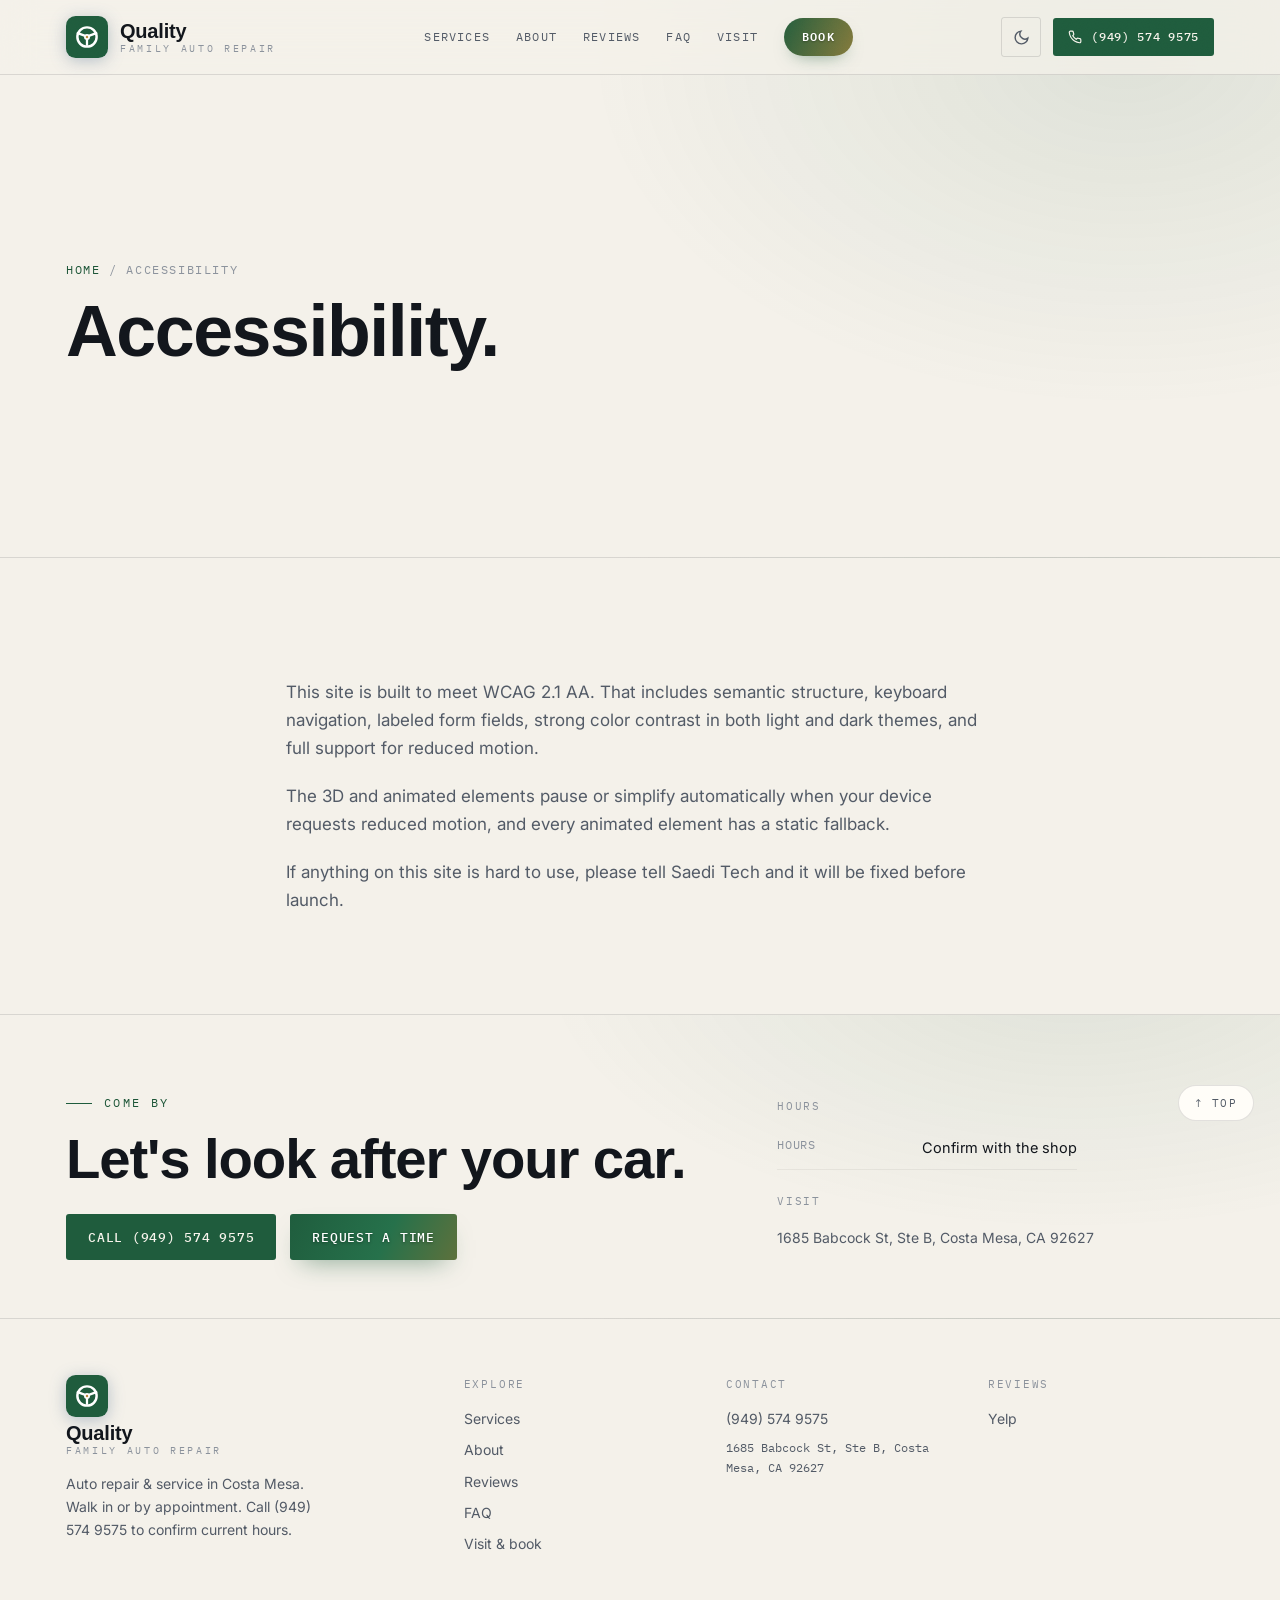
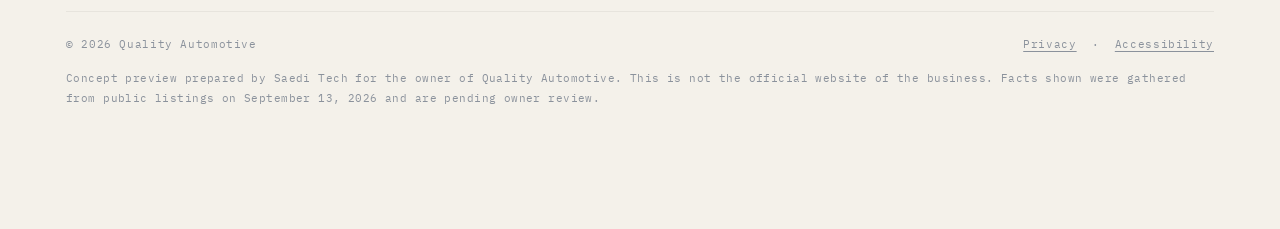
<file: accessibility.html>
<!doctype html>
<html lang="en">
<head>
<meta charset="utf-8" />
<meta name="viewport" content="width=device-width, initial-scale=1" />
<meta name="robots" content="noindex, nofollow" />
<title>Accessibility · Quality Automotive</title>
<meta name="description" content="Accessibility statement for the Quality Automotive website." />
<meta property="og:title" content="Accessibility · Quality Automotive" /><meta property="og:type" content="website" />
<link rel="icon" href="data:image/svg+xml,%3Csvg xmlns='http://www.w3.org/2000/svg' viewBox='0 0 48 48'%3E%3Crect width='48' height='48' rx='11' fill='%231f5c3d'/%3E%3Ccircle cx='24' cy='24' r='11' fill='none' stroke='%23fff' stroke-width='2.8'/%3E%3Ccircle cx='24' cy='24' r='3.4' fill='%23fff'/%3E%3Cg stroke='%23fff' stroke-width='2.6' stroke-linecap='round'%3E%3Cpath d='M24 27.4 V33'/%3E%3Cpath d='M21.1 22.4 13.4 19.6'/%3E%3Cpath d='M26.9 22.4 34.6 19.6'/%3E%3C/g%3E%3Ccircle cx='24' cy='24' r='1.4' fill='%23b98a3c'/%3E%3C/svg%3E">
<link rel="preconnect" href="https://fonts.googleapis.com"><link rel="preconnect" href="https://fonts.gstatic.com" crossorigin>
<link href="https://fonts.googleapis.com/css2?family=Bricolage+Grotesque:opsz,wght@12..96,600;12..96,700;12..96,800&family=Inter:wght@400;500;600&family=IBM+Plex+Mono:wght@400;500&display=swap" rel="stylesheet">
<link rel="stylesheet" href="assets/site.css">
<script type="importmap">{ "imports": { "three": "https://unpkg.com/three@0.160.0/build/three.module.js", "three/": "https://unpkg.com/three@0.160.0/" } }</script>

</head>
<body>
<a class="skip" href="#main">Skip to content</a>
<header class="sitehead" id="sitehead">
<nav class="top" aria-label="Main">
  <div class="wrap navin">
    <a class="logo" href="index.html" aria-label="Quality Automotive, home">
      <svg class="emblem" viewBox="0 0 48 48" aria-hidden="true"><rect width="48" height="48" rx="11" fill="var(--indigo)"/><circle cx='24' cy='24' r='11' fill='none' stroke='#fff' stroke-width='2.8'/><circle cx='24' cy='24' r='3.4' fill='#fff'/><g stroke='#fff' stroke-width='2.6' stroke-linecap='round'><path d='M24 27.4 V33'/><path d='M21.1 22.4 13.4 19.6'/><path d='M26.9 22.4 34.6 19.6'/></g><circle cx='24' cy='24' r='1.4' fill='var(--shu)'/></svg>
      <span class="wm"><span class="n">Quality</span><span class="s">Family Auto Repair</span></span>
    </a>
    <div class="navlinks"><a href="services.html">Services</a><a href="about.html">About</a><a href="reviews.html">Reviews</a><a href="faq.html">FAQ</a><a href="visit.html">Visit</a><a href="index.html#book">Book</a></div>
    <div class="navright">
      <button class="tgl" id="themeTgl" aria-label="Switch between day and night theme" aria-pressed="false"><svg id="icMoon" viewBox="0 0 24 24" fill="none" stroke="currentColor" stroke-width="2" stroke-linecap="round"><path d="M21 12.8A9 9 0 1 1 11.2 3a7 7 0 0 0 9.8 9.8z"/></svg><svg id="icSun" viewBox="0 0 24 24" fill="none" stroke="currentColor" stroke-width="2" stroke-linecap="round" style="display:none"><circle cx="12" cy="12" r="4"/><path d="M12 2v2M12 20v2M4.9 4.9l1.4 1.4M17.7 17.7l1.4 1.4M2 12h2M20 12h2M4.9 19.1l1.4-1.4M17.7 6.3l1.4-1.4"/></svg></button>
      <a class="btn btn-fill btn-sm" href="tel:+19495749575"><svg width="14" height="14" viewBox="0 0 24 24" fill="none" stroke="currentColor" stroke-width="2" stroke-linecap="round" aria-hidden="true"><path d="M22 16.9v3a2 2 0 0 1-2.2 2 19.8 19.8 0 0 1-8.6-3 19.5 19.5 0 0 1-6-6 19.8 19.8 0 0 1-3-8.7A2 2 0 0 1 4.1 2h3a2 2 0 0 1 2 1.7c.13 1 .36 1.9.7 2.8a2 2 0 0 1-.45 2.1L8.1 9.9a16 16 0 0 0 6 6l1.3-1.3a2 2 0 0 1 2.1-.45c.9.34 1.8.57 2.8.7A2 2 0 0 1 22 16.9z"/></svg><span class="lbl">(949) 574 9575</span></a>
      <button class="burger" id="burger" aria-label="Open menu"><svg viewBox="0 0 24 24" fill="none" stroke="currentColor" stroke-width="2" stroke-linecap="round"><path d="M3 6h18M3 12h18M3 18h18"/></svg></button>
    </div>
  </div>
</nav>
</header>
<div class="mmenu" id="mmenu" aria-label="Menu">
  <button class="mclose" id="mclose" aria-label="Close menu">✕</button>
  <a href="services.html">Services</a><a href="about.html">About</a><a href="reviews.html">Reviews</a><a href="faq.html">FAQ</a><a href="visit.html">Visit</a><a href="visit.html">Get directions</a>
</div>
<header class="page-hero"><div class="wrap">
    <p class="crumb"><a href="index.html">Home</a> / Accessibility</p>
    <h1 class="ph">Accessibility.</h1>
    <p class="pl"></p>
  </div></header><main id="main"><section><div class="wrap narrow prose">
  <p class="up">This site is built to meet WCAG 2.1 AA. That includes semantic structure, keyboard navigation, labeled form fields, strong color contrast in both light and dark themes, and full support for reduced motion.</p>
  <p class="up">The 3D and animated elements pause or simplify automatically when your device requests reduced motion, and every animated element has a static fallback.</p>
  <p class="up">If anything on this site is hard to use, please tell Saedi Tech and it will be fixed before launch.</p>
</div></section></main><footer>
  <button class="backtop" id="backtop" aria-label="Back to top">↑ Top</button>
  <div class="foot-hero"><div class="wrap"><div class="foot-top">
    <div class="foot-cta"><p class="kick">Come by</p><h2>Let's look after your car.</h2><div class="cta"><a class="btn btn-fill" href="tel:+19495749575">Call (949) 574 9575</a><a class="btn btn-book" href="index.html#book">Request a time</a></div></div>
    <div class="foot-hours"><p class="ft">Hours</p><div class="hrow"><span>Hours</span><span>Confirm with the shop</span></div><p class="ft" style="margin-top:22px">Visit</p><p class="addr">1685 Babcock St, Ste B, Costa Mesa, CA 92627</p></div>
  </div></div></div>
  <div class="wrap foot-main">
    <div class="fgrid">
      <div class="fbrand">
        <a class="logo" href="index.html" aria-label="Quality Automotive, home"><svg class="emblem" viewBox="0 0 48 48" aria-hidden="true"><rect width="48" height="48" rx="11" fill="var(--indigo)"/><circle cx='24' cy='24' r='11' fill='none' stroke='#fff' stroke-width='2.8'/><circle cx='24' cy='24' r='3.4' fill='#fff'/><g stroke='#fff' stroke-width='2.6' stroke-linecap='round'><path d='M24 27.4 V33'/><path d='M21.1 22.4 13.4 19.6'/><path d='M26.9 22.4 34.6 19.6'/></g><circle cx='24' cy='24' r='1.4' fill='var(--shu)'/></svg><span class="wm"><span class="n">Quality</span><span class="s">Family Auto Repair</span></span></a>
        <p>Auto repair &amp; service in Costa Mesa. Walk in or by appointment. Call (949) 574 9575 to confirm current hours.</p>
      </div>
      <div class="fcol"><p class="ft">Explore</p><a href="services.html">Services</a><a href="about.html">About</a><a href="reviews.html">Reviews</a><a href="faq.html">FAQ</a><a href="visit.html">Visit &amp; book</a></div>
      <div class="fcol"><p class="ft">Contact</p><a href="tel:+19495749575">(949) 574 9575</a><p class="mono" style="font-size:12px">1685 Babcock St, Ste B, Costa Mesa, CA 92627</p></div>
      <div class="fcol"><p class="ft">Reviews</p><a href="https://www.yelp.com/biz/quality-automotive-costa-mesa" target="_blank" rel="noopener">Yelp</a></div>
    </div>
    <div class="legal"><span>© 2026 Quality Automotive</span><span><a href="privacy.html">Privacy</a> &nbsp;·&nbsp; <a href="accessibility.html">Accessibility</a></span></div>
    <p class="preview-note">Concept preview prepared by Saedi Tech for the owner of Quality Automotive. This is not the official website of the business. Facts shown were gathered from public listings on September 13, 2026 and are pending owner review.</p>
  </div>
</footer>
<div class="callbar" role="navigation" aria-label="Quick actions">
  <a class="c1" href="tel:+19495749575"><svg width="14" height="14" viewBox="0 0 24 24" fill="none" stroke="currentColor" stroke-width="2" stroke-linecap="round" aria-hidden="true"><path d="M22 16.9v3a2 2 0 0 1-2.2 2 19.8 19.8 0 0 1-8.6-3 19.5 19.5 0 0 1-6-6 19.8 19.8 0 0 1-3-8.7A2 2 0 0 1 4.1 2h3a2 2 0 0 1 2 1.7c.13 1 .36 1.9.7 2.8a2 2 0 0 1-.45 2.1L8.1 9.9a16 16 0 0 0 6 6l1.3-1.3a2 2 0 0 1 2.1-.45c.9.34 1.8.57 2.8.7A2 2 0 0 1 22 16.9z"/></svg>Call the shop</a>
  <a class="c2" href="visit.html">Request a time</a>
</div>
<script src="assets/app.js" defer></script>
</body>
</html>
</file>
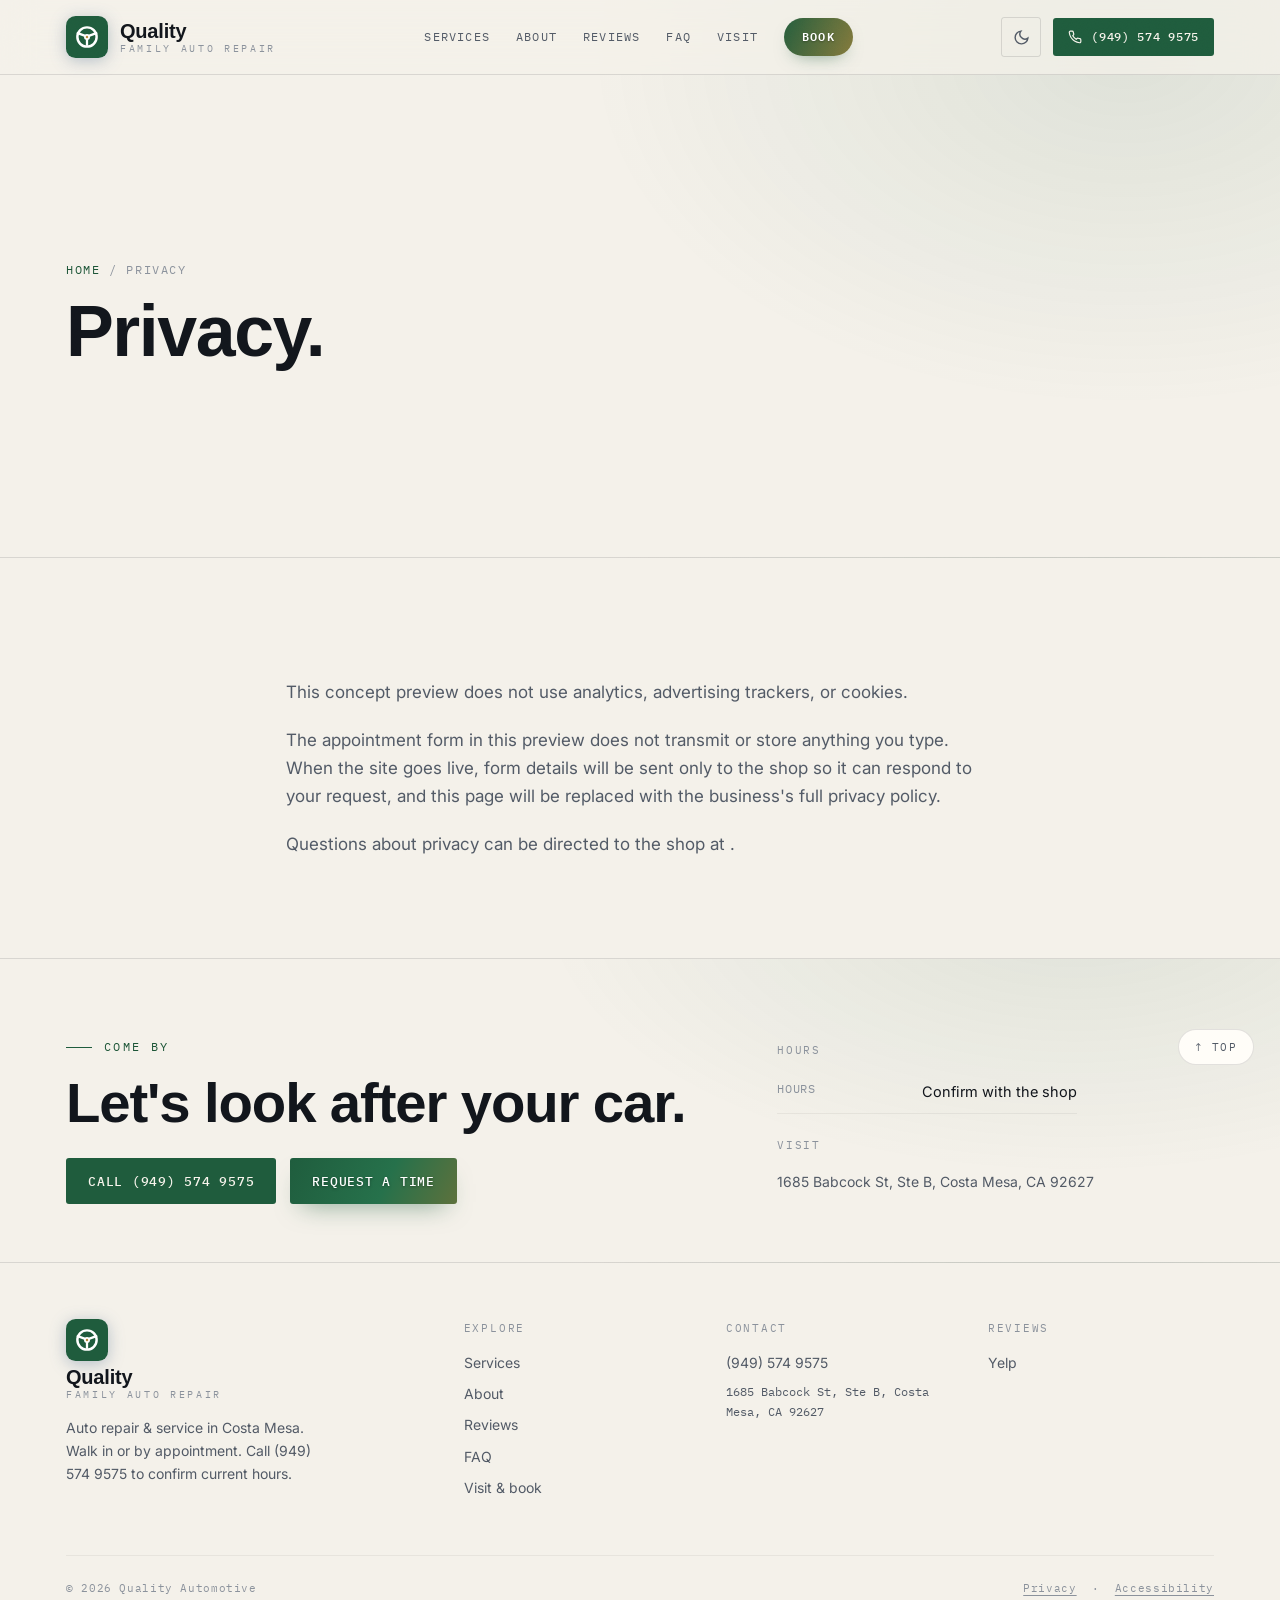
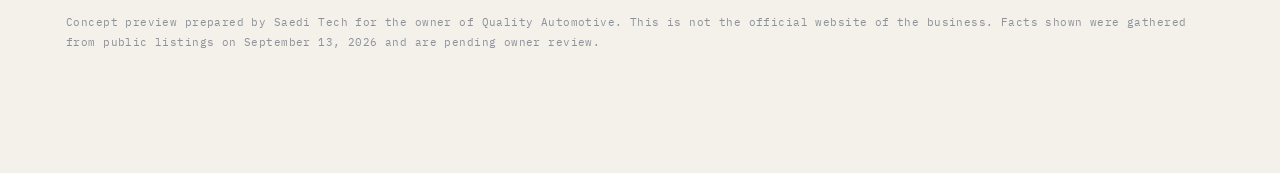
<file: privacy.html>
<!doctype html>
<html lang="en">
<head>
<meta charset="utf-8" />
<meta name="viewport" content="width=device-width, initial-scale=1" />
<meta name="robots" content="noindex, nofollow" />
<title>Privacy · Quality Automotive</title>
<meta name="description" content="Privacy information for the Quality Automotive website." />
<meta property="og:title" content="Privacy · Quality Automotive" /><meta property="og:type" content="website" />
<link rel="icon" href="data:image/svg+xml,%3Csvg xmlns='http://www.w3.org/2000/svg' viewBox='0 0 48 48'%3E%3Crect width='48' height='48' rx='11' fill='%231f5c3d'/%3E%3Ccircle cx='24' cy='24' r='11' fill='none' stroke='%23fff' stroke-width='2.8'/%3E%3Ccircle cx='24' cy='24' r='3.4' fill='%23fff'/%3E%3Cg stroke='%23fff' stroke-width='2.6' stroke-linecap='round'%3E%3Cpath d='M24 27.4 V33'/%3E%3Cpath d='M21.1 22.4 13.4 19.6'/%3E%3Cpath d='M26.9 22.4 34.6 19.6'/%3E%3C/g%3E%3Ccircle cx='24' cy='24' r='1.4' fill='%23b98a3c'/%3E%3C/svg%3E">
<link rel="preconnect" href="https://fonts.googleapis.com"><link rel="preconnect" href="https://fonts.gstatic.com" crossorigin>
<link href="https://fonts.googleapis.com/css2?family=Bricolage+Grotesque:opsz,wght@12..96,600;12..96,700;12..96,800&family=Inter:wght@400;500;600&family=IBM+Plex+Mono:wght@400;500&display=swap" rel="stylesheet">
<link rel="stylesheet" href="assets/site.css">
<script type="importmap">{ "imports": { "three": "https://unpkg.com/three@0.160.0/build/three.module.js", "three/": "https://unpkg.com/three@0.160.0/" } }</script>

</head>
<body>
<a class="skip" href="#main">Skip to content</a>
<header class="sitehead" id="sitehead">
<nav class="top" aria-label="Main">
  <div class="wrap navin">
    <a class="logo" href="index.html" aria-label="Quality Automotive, home">
      <svg class="emblem" viewBox="0 0 48 48" aria-hidden="true"><rect width="48" height="48" rx="11" fill="var(--indigo)"/><circle cx='24' cy='24' r='11' fill='none' stroke='#fff' stroke-width='2.8'/><circle cx='24' cy='24' r='3.4' fill='#fff'/><g stroke='#fff' stroke-width='2.6' stroke-linecap='round'><path d='M24 27.4 V33'/><path d='M21.1 22.4 13.4 19.6'/><path d='M26.9 22.4 34.6 19.6'/></g><circle cx='24' cy='24' r='1.4' fill='var(--shu)'/></svg>
      <span class="wm"><span class="n">Quality</span><span class="s">Family Auto Repair</span></span>
    </a>
    <div class="navlinks"><a href="services.html">Services</a><a href="about.html">About</a><a href="reviews.html">Reviews</a><a href="faq.html">FAQ</a><a href="visit.html">Visit</a><a href="index.html#book">Book</a></div>
    <div class="navright">
      <button class="tgl" id="themeTgl" aria-label="Switch between day and night theme" aria-pressed="false"><svg id="icMoon" viewBox="0 0 24 24" fill="none" stroke="currentColor" stroke-width="2" stroke-linecap="round"><path d="M21 12.8A9 9 0 1 1 11.2 3a7 7 0 0 0 9.8 9.8z"/></svg><svg id="icSun" viewBox="0 0 24 24" fill="none" stroke="currentColor" stroke-width="2" stroke-linecap="round" style="display:none"><circle cx="12" cy="12" r="4"/><path d="M12 2v2M12 20v2M4.9 4.9l1.4 1.4M17.7 17.7l1.4 1.4M2 12h2M20 12h2M4.9 19.1l1.4-1.4M17.7 6.3l1.4-1.4"/></svg></button>
      <a class="btn btn-fill btn-sm" href="tel:+19495749575"><svg width="14" height="14" viewBox="0 0 24 24" fill="none" stroke="currentColor" stroke-width="2" stroke-linecap="round" aria-hidden="true"><path d="M22 16.9v3a2 2 0 0 1-2.2 2 19.8 19.8 0 0 1-8.6-3 19.5 19.5 0 0 1-6-6 19.8 19.8 0 0 1-3-8.7A2 2 0 0 1 4.1 2h3a2 2 0 0 1 2 1.7c.13 1 .36 1.9.7 2.8a2 2 0 0 1-.45 2.1L8.1 9.9a16 16 0 0 0 6 6l1.3-1.3a2 2 0 0 1 2.1-.45c.9.34 1.8.57 2.8.7A2 2 0 0 1 22 16.9z"/></svg><span class="lbl">(949) 574 9575</span></a>
      <button class="burger" id="burger" aria-label="Open menu"><svg viewBox="0 0 24 24" fill="none" stroke="currentColor" stroke-width="2" stroke-linecap="round"><path d="M3 6h18M3 12h18M3 18h18"/></svg></button>
    </div>
  </div>
</nav>
</header>
<div class="mmenu" id="mmenu" aria-label="Menu">
  <button class="mclose" id="mclose" aria-label="Close menu">✕</button>
  <a href="services.html">Services</a><a href="about.html">About</a><a href="reviews.html">Reviews</a><a href="faq.html">FAQ</a><a href="visit.html">Visit</a><a href="visit.html">Get directions</a>
</div>
<header class="page-hero"><div class="wrap">
    <p class="crumb"><a href="index.html">Home</a> / Privacy</p>
    <h1 class="ph">Privacy.</h1>
    <p class="pl"></p>
  </div></header><main id="main"><section><div class="wrap narrow prose">
  <p class="up">This concept preview does not use analytics, advertising trackers, or cookies.</p>
  <p class="up">The appointment form in this preview does not transmit or store anything you type. When the site goes live, form details will be sent only to the shop so it can respond to your request, and this page will be replaced with the business's full privacy policy.</p>
  <p class="up">Questions about privacy can be directed to the shop at <a href="mailto:" style="color:var(--indigo-tx)"></a>.</p>
</div></section></main><footer>
  <button class="backtop" id="backtop" aria-label="Back to top">↑ Top</button>
  <div class="foot-hero"><div class="wrap"><div class="foot-top">
    <div class="foot-cta"><p class="kick">Come by</p><h2>Let's look after your car.</h2><div class="cta"><a class="btn btn-fill" href="tel:+19495749575">Call (949) 574 9575</a><a class="btn btn-book" href="index.html#book">Request a time</a></div></div>
    <div class="foot-hours"><p class="ft">Hours</p><div class="hrow"><span>Hours</span><span>Confirm with the shop</span></div><p class="ft" style="margin-top:22px">Visit</p><p class="addr">1685 Babcock St, Ste B, Costa Mesa, CA 92627</p></div>
  </div></div></div>
  <div class="wrap foot-main">
    <div class="fgrid">
      <div class="fbrand">
        <a class="logo" href="index.html" aria-label="Quality Automotive, home"><svg class="emblem" viewBox="0 0 48 48" aria-hidden="true"><rect width="48" height="48" rx="11" fill="var(--indigo)"/><circle cx='24' cy='24' r='11' fill='none' stroke='#fff' stroke-width='2.8'/><circle cx='24' cy='24' r='3.4' fill='#fff'/><g stroke='#fff' stroke-width='2.6' stroke-linecap='round'><path d='M24 27.4 V33'/><path d='M21.1 22.4 13.4 19.6'/><path d='M26.9 22.4 34.6 19.6'/></g><circle cx='24' cy='24' r='1.4' fill='var(--shu)'/></svg><span class="wm"><span class="n">Quality</span><span class="s">Family Auto Repair</span></span></a>
        <p>Auto repair &amp; service in Costa Mesa. Walk in or by appointment. Call (949) 574 9575 to confirm current hours.</p>
      </div>
      <div class="fcol"><p class="ft">Explore</p><a href="services.html">Services</a><a href="about.html">About</a><a href="reviews.html">Reviews</a><a href="faq.html">FAQ</a><a href="visit.html">Visit &amp; book</a></div>
      <div class="fcol"><p class="ft">Contact</p><a href="tel:+19495749575">(949) 574 9575</a><p class="mono" style="font-size:12px">1685 Babcock St, Ste B, Costa Mesa, CA 92627</p></div>
      <div class="fcol"><p class="ft">Reviews</p><a href="https://www.yelp.com/biz/quality-automotive-costa-mesa" target="_blank" rel="noopener">Yelp</a></div>
    </div>
    <div class="legal"><span>© 2026 Quality Automotive</span><span><a href="privacy.html">Privacy</a> &nbsp;·&nbsp; <a href="accessibility.html">Accessibility</a></span></div>
    <p class="preview-note">Concept preview prepared by Saedi Tech for the owner of Quality Automotive. This is not the official website of the business. Facts shown were gathered from public listings on September 13, 2026 and are pending owner review.</p>
  </div>
</footer>
<div class="callbar" role="navigation" aria-label="Quick actions">
  <a class="c1" href="tel:+19495749575"><svg width="14" height="14" viewBox="0 0 24 24" fill="none" stroke="currentColor" stroke-width="2" stroke-linecap="round" aria-hidden="true"><path d="M22 16.9v3a2 2 0 0 1-2.2 2 19.8 19.8 0 0 1-8.6-3 19.5 19.5 0 0 1-6-6 19.8 19.8 0 0 1-3-8.7A2 2 0 0 1 4.1 2h3a2 2 0 0 1 2 1.7c.13 1 .36 1.9.7 2.8a2 2 0 0 1-.45 2.1L8.1 9.9a16 16 0 0 0 6 6l1.3-1.3a2 2 0 0 1 2.1-.45c.9.34 1.8.57 2.8.7A2 2 0 0 1 22 16.9z"/></svg>Call the shop</a>
  <a class="c2" href="visit.html">Request a time</a>
</div>
<script src="assets/app.js" defer></script>
</body>
</html>
</file>
<file: assets/site.css>
/* Hiro's Auto Repair — shared design system (Saedi Tech concept preview) */
:root{
  --bg:#f4f1ea; --bg2:#ebe6db; --card:#fffdf8; --card2:#f7f3ea;
  --line:rgba(18,22,28,.12); --line2:rgba(18,22,28,.06);
  --text:#12161c; --muted:#525a66; --faint:#8b929c;
  --indigo:#1f5c3d; --indigo-2:#26714b; --indigo-tx:#1c5537; --indigo-soft:rgba(31,92,61,.1);
  --shu:#b98a3c; --shu-tx:#9a712c; --gold:#b98a3c;
  --nav-bg:rgba(244,241,234,.72); --chip-bg:rgba(255,255,255,.6); --btn-tx:#f7f4ec;
  --hero-a:rgba(31,92,61,.14); --hero-b:rgba(185,138,60,.09); --grain:.035;
  --map-filter:saturate(.9) contrast(1.02); --ease:cubic-bezier(.16,1,.3,1);
}
:root[data-theme="night"]{
  --bg:#080b10; --bg2:#0c1016; --card:#10151d; --card2:#0d1219;
  --line:rgba(237,240,244,.1); --line2:rgba(237,240,244,.05);
  --text:#eef1f5; --muted:#a6adb8; --faint:#69707c;
  --indigo:#54b485; --indigo-2:#6fc79b; --indigo-tx:#8fd6b3; --indigo-soft:rgba(84,180,133,.12);
  --shu:#d1a862; --shu-tx:#dcb87a; --gold:#d1a862;
  --nav-bg:rgba(8,11,16,.66); --chip-bg:rgba(16,21,29,.5); --btn-tx:#080b10;
  --hero-a:rgba(84,180,133,.26); --hero-b:rgba(209,168,98,.12); --grain:.06;
  --map-filter:grayscale(1) invert(.92) contrast(.9) hue-rotate(180deg);
}
*{margin:0;padding:0;box-sizing:border-box}
html{scroll-behavior:smooth}
@media (prefers-reduced-motion:reduce){html{scroll-behavior:auto}}
body{background:var(--bg);color:var(--text);font-family:'Inter',system-ui,sans-serif;font-size:16px;line-height:1.65;-webkit-font-smoothing:antialiased;transition:background .5s,color .5s;overflow-x:hidden}
::selection{background:var(--indigo);color:var(--btn-tx)}
img,svg{max-width:100%}a{color:inherit}
.jp{font-family:'Noto Sans JP','Inter',sans-serif}
.mono{font-family:'IBM Plex Mono',monospace}
.wrap{max-width:1200px;margin:0 auto;padding:0 26px}
.narrow{max-width:900px}
.skip{position:absolute;left:-9999px;top:0;background:var(--indigo);color:var(--btn-tx);padding:10px 18px;z-index:200;font-weight:600}
.skip:focus{left:12px;top:12px}
:focus-visible{outline:2px solid var(--indigo);outline-offset:3px;border-radius:2px}
body::after{content:"";position:fixed;inset:0;z-index:300;pointer-events:none;opacity:var(--grain);mix-blend-mode:overlay;background-image:url("data:image/svg+xml,%3Csvg xmlns='http://www.w3.org/2000/svg' width='120' height='120'%3E%3Cfilter id='n'%3E%3CfeTurbulence type='fractalNoise' baseFrequency='.85' numOctaves='2'/%3E%3C/filter%3E%3Crect width='100%25' height='100%25' filter='url(%23n)'/%3E%3C/svg%3E")}

/* logo */
.logo{display:flex;align-items:center;gap:12px;text-decoration:none}
.logo .emblem{width:42px;height:42px;flex:none;filter:drop-shadow(0 3px 8px rgba(23,63,115,.28))}
.logo .wm{display:flex;flex-direction:column;line-height:1}
.logo .wm .n{font-family:'Manrope',sans-serif;font-weight:800;font-size:20px;letter-spacing:-.01em;color:var(--text)}
.logo .wm .s{font-family:'IBM Plex Mono',monospace;font-size:9.5px;letter-spacing:.28em;text-transform:uppercase;color:var(--faint);margin-top:3px}
.logo .wm .s b{color:var(--shu-tx);font-weight:500}

/* header (top bar + nav) */
.sitehead{position:fixed;top:0;left:0;right:0;z-index:100}
.topbar{background:var(--indigo);color:#eaf0f8;height:40px;overflow:hidden;transition:height .35s var(--ease),opacity .3s}
.topbar .tbin{display:flex;align-items:center;justify-content:space-between;height:40px;font-family:'IBM Plex Mono',monospace;font-size:11px;letter-spacing:.11em;text-transform:uppercase}
.topbar .tb-l{color:rgba(234,240,248,.85)}.topbar .tb-l b{color:#ec8a72;font-weight:500}
.topbar .tb-r{display:flex;align-items:center;gap:16px;color:rgba(234,240,248,.85)}
.topbar .tb-r a{color:#fff;text-decoration:none}.topbar .tb-r a:hover{color:#ec8a72}
.topbar .dot2{width:5px;height:5px;border-radius:50%;background:rgba(255,255,255,.4)}
nav.top{position:relative;background:var(--nav-bg);backdrop-filter:blur(18px) saturate(1.4);-webkit-backdrop-filter:blur(18px) saturate(1.4);border-bottom:1px solid var(--line);transition:box-shadow .35s,background .35s}
.sitehead.scrolled .topbar{height:0;opacity:0}
.sitehead.scrolled nav.top{box-shadow:0 12px 34px -18px rgba(8,11,16,.5)}
.navin{display:flex;align-items:center;justify-content:space-between;height:74px;gap:18px}
@media (max-width:768px){.topbar{display:none}}
.navlinks{display:flex;gap:26px;align-items:center}
.navlinks a{font-family:'IBM Plex Mono',monospace;font-size:12px;letter-spacing:.1em;text-transform:uppercase;text-decoration:none;color:var(--muted);transition:color .25s;position:relative}
.navlinks a[aria-current="page"]{color:var(--text)}
.navlinks a::after{content:"";position:absolute;left:0;bottom:-6px;width:0;height:1.5px;background:var(--shu);transition:width .3s var(--ease)}
.navlinks a:hover::after,.navlinks a[aria-current="page"]::after{width:100%}
.navlinks a:hover{color:var(--text)}
.navright{display:flex;align-items:center;gap:12px}
.btn{display:inline-flex;align-items:center;justify-content:center;gap:9px;font-family:'IBM Plex Mono',monospace;font-size:12.5px;letter-spacing:.06em;text-transform:uppercase;font-weight:500;padding:13px 22px;border-radius:3px;text-decoration:none;border:none;cursor:pointer;transition:transform .35s var(--ease),box-shadow .35s,background .35s,color .35s}
.btn-fill{background:var(--indigo);color:var(--btn-tx)}
.btn-fill:hover{transform:translateY(-2px);box-shadow:0 14px 38px -12px var(--indigo)}
.btn-line{background:transparent;color:var(--text);border:1px solid var(--line)}
.btn-line:hover{border-color:var(--indigo);color:var(--indigo-tx)}
.btn-sm{padding:10px 15px;font-size:11.5px}
.tgl,.burger{width:40px;height:40px;border-radius:3px;border:1px solid var(--line);background:transparent;color:var(--muted);display:grid;place-items:center;cursor:pointer;transition:color .3s,border-color .3s}
.tgl:hover,.burger:hover{color:var(--indigo-tx);border-color:var(--indigo)}
.tgl svg{width:17px;height:17px}.burger{display:none}.burger svg{width:20px;height:20px}
@media (max-width:940px){.navlinks{display:none}.burger{display:grid}}
@media (max-width:560px){.logo .wm .s{display:none}.navright .btn span.lbl{display:none}}
/* mobile menu */
.mmenu{position:fixed;inset:0;z-index:150;background:var(--bg);transform:translateY(-100%);visibility:hidden;opacity:0;transition:transform .45s var(--ease),opacity .35s,visibility .35s;display:flex;flex-direction:column;padding:96px 26px 40px;overflow-y:auto}
.mmenu.open{transform:none;visibility:visible;opacity:1}
.mmenu a{font-family:'Manrope',sans-serif;font-weight:700;font-size:30px;text-decoration:none;color:var(--text);padding:16px 0;border-bottom:1px solid var(--line)}
.mmenu a:hover{color:var(--indigo-tx)}
.mclose{position:absolute;top:22px;right:22px;width:40px;height:40px;border:1px solid var(--line);border-radius:3px;background:transparent;color:var(--text);cursor:pointer;font-size:20px}

/* generic hero for home */
header.hero{position:relative;min-height:100svh;overflow:hidden}
.sticky{position:relative;min-height:100svh;overflow:hidden;display:flex;align-items:center;padding:90px 0 44px}
/* scroll-driven exploded 3D hero */
header.hero.scroll3d{height:340vh;min-height:0;overflow:visible}
header.hero.scroll3d .sticky{position:sticky;top:0;height:100svh;min-height:0;padding:0}
.callouts{position:absolute;z-index:2;top:50%;left:26px;transform:translateY(-50%);max-width:360px;opacity:0;pointer-events:none;will-change:opacity}
.callouts h3{font-family:'Manrope',sans-serif;font-weight:800;font-size:clamp(26px,3.2vw,40px);letter-spacing:-.02em;line-height:1.02;margin-bottom:18px}
.callout{display:flex;gap:14px;align-items:flex-start;padding:12px 0;border-top:1px solid var(--line)}
.callout .cn{font-family:'IBM Plex Mono',monospace;font-size:11px;color:var(--shu-tx);letter-spacing:.1em;padding-top:3px;min-width:24px}
.callout .cx b{font-family:'Manrope',sans-serif;font-weight:700;font-size:16px;display:block;margin-bottom:2px}
.callout .cx span{font-size:13px;color:var(--muted)}
.hprog{position:absolute;left:0;right:0;bottom:0;height:2px;background:var(--line2);z-index:5}
.hprog i{display:block;height:100%;width:0;background:linear-gradient(90deg,var(--indigo),var(--shu))}
@media (max-width:940px){header.hero.scroll3d{height:280vh}header.hero.scroll3d .sticky{align-items:flex-start}.hero-copy{padding-top:100px}.callouts{left:26px;right:26px;max-width:none;top:40%}}
@media (prefers-reduced-motion:reduce){header.hero.scroll3d{height:auto;min-height:100svh}header.hero.scroll3d .sticky{position:relative}.callouts{display:none}.hprog{display:none}}
.hero-bg{position:absolute;inset:0;z-index:0;background:radial-gradient(60% 55% at 74% 38%,var(--hero-a),transparent 70%),radial-gradient(50% 45% at 12% 92%,var(--hero-b),transparent 70%),var(--bg)}
#gl{position:absolute;inset:0;z-index:1;width:100%;height:100%;display:block;touch-action:pan-y;cursor:grab}#gl:active{cursor:grabbing}
.hero-fb{position:absolute;z-index:1;right:6%;top:50%;transform:translateY(-50%);width:min(42vw,460px);aspect-ratio:1;border-radius:50%;background:radial-gradient(circle at 40% 35%,#2b3a52,#0c1119 70%);box-shadow:0 40px 120px -30px rgba(23,63,115,.6);display:none}
.herogrid{position:relative;z-index:2;width:100%}
.hero-copy{max-width:600px}
.tag{display:inline-flex;align-items:center;gap:12px;font-family:'IBM Plex Mono',monospace;font-size:11.5px;letter-spacing:.22em;text-transform:uppercase;color:var(--indigo-tx);margin-bottom:26px;padding:8px 14px;border:1px solid var(--line);border-radius:40px;background:var(--chip-bg);backdrop-filter:blur(6px)}
.tag .dot{width:7px;height:7px;border-radius:50%;background:var(--shu);box-shadow:0 0 0 4px rgba(201,75,46,.18)}
h1{font-family:'Manrope',sans-serif;font-weight:800;font-size:clamp(46px,7vw,92px);line-height:.98;letter-spacing:-.025em;color:var(--text)}
h1 .in{background:linear-gradient(120deg,var(--indigo-2),var(--shu));-webkit-background-clip:text;background-clip:text;color:transparent}
.hero p.lede{font-size:clamp(16px,1.5vw,19px);color:var(--muted);max-width:500px;margin:26px 0 34px}
.cta{display:flex;gap:14px;flex-wrap:wrap}
.chips{display:flex;gap:8px;flex-wrap:wrap;margin-top:34px}
.chip{font-family:'IBM Plex Mono',monospace;font-size:11px;letter-spacing:.06em;text-transform:uppercase;color:var(--muted);border:1px solid var(--line);background:var(--chip-bg);border-radius:40px;padding:8px 14px;backdrop-filter:blur(6px)}
.badge3d{position:absolute;right:6%;bottom:12%;z-index:3;background:var(--card);border:1px solid var(--line);border-radius:6px;padding:14px 18px;box-shadow:0 20px 50px -24px rgba(18,22,28,.4);display:flex;align-items:center;gap:14px}
.badge3d .rt{font-family:'Manrope',sans-serif;font-weight:800;font-size:26px;line-height:1}
.badge3d .rl{font-family:'IBM Plex Mono',monospace;font-size:10px;letter-spacing:.12em;text-transform:uppercase;color:var(--faint)}
.badge3d .star{color:var(--shu)}
.grab{position:absolute;z-index:4;right:6%;top:15%;display:flex;align-items:center;gap:8px;font-family:'IBM Plex Mono',monospace;font-size:10px;letter-spacing:.18em;text-transform:uppercase;color:var(--faint)}
.cue{position:absolute;bottom:34px;left:50%;transform:translateX(-50%);z-index:4;display:flex;flex-direction:column;align-items:center;gap:8px;color:var(--faint);font-family:'IBM Plex Mono',monospace;font-size:10px;letter-spacing:.22em;text-transform:uppercase}
.cue .bar{width:1px;height:34px;background:linear-gradient(var(--faint),transparent);animation:drop 2.4s var(--ease) infinite}
@keyframes drop{0%{transform:scaleY(0);transform-origin:top}45%{transform:scaleY(1);transform-origin:top}55%{transform:scaleY(1);transform-origin:bottom}100%{transform:scaleY(0);transform-origin:bottom}}
@media (prefers-reduced-motion:reduce){.cue .bar{animation:none}.grab{display:none}}
@media (max-width:940px){.hero-copy{max-width:none}.badge3d{right:auto;left:26px;bottom:8%}.grab{top:9%;right:26px}}

/* subpage banner */
.page-hero{position:relative;padding:150px 0 60px;min-height:62vh;display:flex;align-items:center;border-bottom:1px solid var(--line);background:radial-gradient(60% 90% at 88% 10%,var(--indigo-soft),transparent 70%),var(--bg);overflow:hidden}
.page-hero .wrap{position:relative;z-index:2;width:100%}
.subcanvas{position:absolute;right:-4%;top:0;bottom:0;width:52%;z-index:1;display:block;touch-action:pan-y;cursor:grab}
.subcanvas:active{cursor:grabbing}
.subgrab{position:absolute;right:6%;bottom:26px;z-index:3;display:flex;align-items:center;gap:8px;font-family:'IBM Plex Mono',monospace;font-size:10px;letter-spacing:.18em;text-transform:uppercase;color:var(--faint)}
.crumb{font-family:'IBM Plex Mono',monospace;font-size:11.5px;letter-spacing:.14em;text-transform:uppercase;color:var(--faint);margin-bottom:16px}
.crumb a{color:var(--indigo-tx);text-decoration:none}
.page-hero h1.ph{font-family:'Manrope',sans-serif;font-weight:800;font-size:clamp(38px,5.6vw,72px);line-height:1;letter-spacing:-.02em;max-width:620px}
.page-hero p.pl{color:var(--muted);max-width:540px;margin-top:18px;font-size:17px}
@media (max-width:820px){.subcanvas{opacity:.42;width:74%;right:-10%}.page-hero{min-height:auto}}

/* marquee */
.marquee{overflow:hidden;border-top:1px solid var(--line);border-bottom:1px solid var(--line);background:var(--indigo);padding:16px 0}
.mrow{display:flex;gap:44px;white-space:nowrap;width:max-content;animation:slide 32s linear infinite;font-family:'Manrope',sans-serif;font-weight:700;font-size:19px;letter-spacing:.02em;color:rgba(247,244,236,.9);align-items:center}
.mrow span{display:inline-flex;align-items:center;gap:44px}
.mrow .d{width:7px;height:7px;border-radius:50%;background:var(--shu)}
@keyframes slide{to{transform:translateX(-50%)}}
@media (prefers-reduced-motion:reduce){.mrow{animation:none}}

/* strip */
.strip{border-bottom:1px solid var(--line);background:var(--bg2)}
.stripin{display:grid;grid-template-columns:repeat(4,1fr)}
.stat{padding:28px 24px;border-left:1px solid var(--line)}.stat:first-child{border-left:none}.stat a{text-decoration:none}
.stat .v{font-family:'Manrope',sans-serif;font-weight:800;font-size:27px;letter-spacing:-.01em}
.stat .v .star{color:var(--shu)}
.stat .l{font-family:'IBM Plex Mono',monospace;font-size:10.5px;letter-spacing:.14em;text-transform:uppercase;color:var(--faint);margin-top:6px}
.stat a:hover .v{color:var(--indigo-tx)}
@media (max-width:820px){.stripin{grid-template-columns:1fr 1fr}.stat:nth-child(3){border-left:none}.stat{padding:22px 20px}.stat .v{font-size:22px}}

section{padding:100px 0;scroll-margin-top:74px;position:relative}
.kick{font-family:'IBM Plex Mono',monospace;font-size:11.5px;letter-spacing:.2em;text-transform:uppercase;color:var(--indigo-tx);display:inline-flex;align-items:center;gap:12px;margin-bottom:18px}
.kick::before{content:"";width:26px;height:1px;background:var(--indigo)}
.kick .jp{color:var(--shu-tx);letter-spacing:.1em}
h2{font-family:'Manrope',sans-serif;font-weight:800;font-size:clamp(32px,4.6vw,58px);line-height:1.0;letter-spacing:-.02em;max-width:680px}
h3.blk{font-family:'Manrope',sans-serif;font-weight:700;font-size:24px;letter-spacing:-.01em}
.sub{color:var(--muted);max-width:600px;margin-top:18px;font-size:17px}

/* services grid */
.svcgrid{display:grid;grid-template-columns:repeat(3,1fr);gap:1px;background:var(--line);border:1px solid var(--line);border-radius:8px;overflow:hidden;margin-top:52px}
.svc{background:var(--card);padding:34px 30px 36px;position:relative;transition:background .4s;text-decoration:none;color:inherit;display:block}
.svc:hover{background:var(--card2)}
.svc .no{font-family:'IBM Plex Mono',monospace;font-size:10.5px;letter-spacing:.16em;color:var(--faint)}
.svc .ic{width:48px;height:48px;margin:20px 0;color:var(--indigo);transition:transform .5s var(--ease)}
.svc:hover .ic{transform:translateY(-4px) scale(1.06)}
.svc h3{font-family:'Manrope',sans-serif;font-weight:700;font-size:21px;letter-spacing:-.01em;margin-bottom:10px}
.svc p{font-size:14.5px;color:var(--muted)}
.svc .more{font-family:'IBM Plex Mono',monospace;font-size:11px;letter-spacing:.1em;text-transform:uppercase;color:var(--indigo-tx);margin-top:16px;display:inline-block}
@media (max-width:920px){.svcgrid{grid-template-columns:1fr 1fr}}
@media (max-width:600px){.svcgrid{grid-template-columns:1fr}}

/* two-col feature (why) */
#why,.band{background:var(--bg2);border-top:1px solid var(--line);border-bottom:1px solid var(--line)}
.whygrid{display:grid;grid-template-columns:repeat(3,1fr);gap:42px;margin-top:56px}
.why .big{font-family:'Manrope',sans-serif;font-weight:800;font-size:clamp(24px,2.6vw,32px);line-height:1.06;letter-spacing:-.01em;border-top:2px solid var(--indigo);padding-top:22px}
.why .big .jpb{display:block;font-family:'Noto Sans JP',sans-serif;font-weight:700;font-size:15px;color:var(--shu-tx);letter-spacing:.3em;margin-bottom:10px}
.why p{color:var(--muted);margin-top:14px;font-size:15px}
@media (max-width:820px){.whygrid{grid-template-columns:1fr;gap:32px}}

/* about + prose */
.abgrid{display:grid;grid-template-columns:1fr 1fr;gap:64px;align-items:center}
.abcopy p{color:var(--muted);margin-top:18px;font-size:17px}.abcopy p strong{color:var(--text);font-weight:600}
.prose{max-width:760px}
.prose p{color:var(--muted);font-size:17px;margin-top:20px}
.prose h2{margin-top:48px}
.prose h3{font-family:'Manrope',sans-serif;font-weight:700;font-size:22px;margin-top:34px}
.prose ul{margin:18px 0 0 0;list-style:none;display:grid;gap:12px}
.prose ul li{position:relative;padding-left:26px;color:var(--muted)}
.prose ul li::before{content:"";position:absolute;left:0;top:9px;width:8px;height:8px;border-radius:1px;background:var(--shu)}
.photo-slot{border:1px dashed var(--line);border-radius:8px;background:var(--card);aspect-ratio:4/3.1;display:grid;place-items:center;text-align:center;padding:30px;position:relative;overflow:hidden}
.photo-slot.tall{aspect-ratio:1/1}
.photo-slot::before{content:"";position:absolute;inset:0;background:radial-gradient(circle at 70% 20%,var(--indigo-soft),transparent 60%)}
.photo-slot .ph-ic{width:56px;height:56px;color:var(--faint);margin:0 auto 14px;position:relative}
.photo-slot .t{font-family:'IBM Plex Mono',monospace;font-size:11px;letter-spacing:.14em;text-transform:uppercase;color:var(--faint);max-width:300px;line-height:1.8;position:relative}
@media (max-width:920px){.abgrid{grid-template-columns:1fr;gap:36px}}

/* gallery grid of reserved slots */
.gal{display:grid;grid-template-columns:repeat(3,1fr);gap:16px;margin-top:52px}
.gal .photo-slot{aspect-ratio:4/3.4}
@media (max-width:820px){.gal{grid-template-columns:1fr 1fr}}
@media (max-width:520px){.gal{grid-template-columns:1fr}}

/* ===== photographic bands (licensed placeholder imagery) ===== */
.photoband{position:relative;min-height:82vh;display:flex;align-items:flex-end;overflow:hidden;border-top:1px solid var(--line);border-bottom:1px solid var(--line)}
.photoband .pbimg{position:absolute;inset:-12% 0;z-index:0;background-size:cover;background-position:center;will-change:transform}
.photoband::after{content:"";position:absolute;inset:0;z-index:1;background:linear-gradient(180deg,rgba(6,9,14,.2),rgba(6,9,14,.78)),linear-gradient(90deg,rgba(23,63,115,.5),transparent 62%)}
.photoband.right::after{background:linear-gradient(180deg,rgba(6,9,14,.2),rgba(6,9,14,.78)),linear-gradient(270deg,rgba(201,75,46,.4),transparent 62%)}
.photoband .pbin{position:relative;z-index:2;width:100%;padding:60px 0 66px;color:#f4f1ea}
.photoband .pbk{font-family:'IBM Plex Mono',monospace;font-size:11.5px;letter-spacing:.2em;text-transform:uppercase;color:#ec8a72;margin-bottom:14px;display:inline-flex;align-items:center;gap:12px}
.photoband .pbk::before{content:"";width:26px;height:1px;background:#ec8a72}
.photoband h2{color:#f7f5ef;max-width:760px}
.photoband p{color:rgba(244,241,234,.86);max-width:520px;margin-top:16px;font-size:17px}
.photoband .sampletag{position:absolute;top:26px;right:26px;z-index:2;font-family:'IBM Plex Mono',monospace;font-size:9.5px;letter-spacing:.14em;text-transform:uppercase;color:rgba(244,241,234,.72);background:rgba(0,0,0,.35);padding:6px 11px;border-radius:20px;backdrop-filter:blur(4px)}
@media (max-width:820px){.photoband{min-height:72vh}}

/* real image fills (about, gallery) */
.imgfill{border-radius:8px;overflow:hidden;position:relative;background:var(--bg2);border:1px solid var(--line)}
.imgfill img{width:100%;height:100%;object-fit:cover;display:block;transition:transform 1.2s var(--ease)}
.imgfill:hover img{transform:scale(1.05)}
.imgfill .stamp{position:absolute;bottom:8px;left:8px;font-family:'IBM Plex Mono',monospace;font-size:9px;letter-spacing:.12em;text-transform:uppercase;color:#fff;background:rgba(0,0,0,.5);padding:4px 8px;border-radius:20px;backdrop-filter:blur(3px)}
.abgrid .imgfill{aspect-ratio:4/3.1}
.gal2{display:grid;grid-template-columns:repeat(3,1fr);gap:14px;margin-top:52px}
.gal2 .imgfill{aspect-ratio:4/3.3}
.gal2 .imgfill.wide{grid-column:span 2;aspect-ratio:auto}
@media (max-width:820px){.gal2{grid-template-columns:1fr 1fr}}
@media (max-width:520px){.gal2{grid-template-columns:1fr}.gal2 .imgfill.wide{grid-column:span 1}}

/* mobile hero: clean stacked layout, 3D in its own frame (no overlap) */
@media (max-width:940px){
  header.hero.scroll3d{height:auto;min-height:auto}
  header.hero.scroll3d .sticky{position:relative;height:auto;min-height:auto;display:flex;flex-direction:column;padding:104px 0 46px;align-items:stretch}
  .hero .herogrid{order:1}
  .hero-copy{padding-top:0!important}
  #gl{position:relative;inset:auto;order:2;width:100%;height:50vh;margin-top:28px;border:1px solid var(--line);border-radius:14px;background:linear-gradient(180deg,var(--card2),var(--bg2))}
  .hero .hero-bg{display:none}
  .hero .badge3d,.hero .callouts,.hero .hprog,.hero .cue{display:none}
  .hero .grab{position:static;order:3;align-self:center;margin-top:14px;background:transparent;border:none;padding:0;color:var(--faint)}
  .hero .chip{background:var(--card);border-color:var(--line);color:var(--text)}
  .hero .tag{background:var(--card)}
}

/* reviews */
.revgrid{display:grid;grid-template-columns:1fr 1fr;gap:20px;margin-top:52px}
.rev{background:var(--card);border:1px solid var(--line);border-radius:8px;padding:34px;text-decoration:none;display:block;transition:transform .4s var(--ease),box-shadow .4s}
.rev:hover{transform:translateY(-5px);box-shadow:0 26px 60px -30px rgba(18,22,28,.4)}
.rev .plat{font-family:'IBM Plex Mono',monospace;font-size:11px;letter-spacing:.16em;text-transform:uppercase;color:var(--faint)}
.rev .score{font-family:'Manrope',sans-serif;font-weight:800;font-size:46px;margin:14px 0 4px;letter-spacing:-.02em}
.rev .stars{color:var(--shu);letter-spacing:3px;font-size:15px}
.rev .go{font-family:'IBM Plex Mono',monospace;font-size:12px;letter-spacing:.09em;text-transform:uppercase;color:var(--indigo-tx);margin-top:18px;display:inline-block}
.revnote{font-family:'IBM Plex Mono',monospace;font-size:11px;letter-spacing:.06em;color:var(--faint);margin-top:18px}
@media (max-width:700px){.revgrid{grid-template-columns:1fr}}

/* visit + form */
.visitgrid{display:grid;grid-template-columns:.9fr 1.1fr;gap:20px;margin-top:52px}
.vcard{background:var(--card);border:1px solid var(--line);border-radius:8px;padding:34px}
.vcard h3{font-family:'Manrope',sans-serif;font-weight:700;font-size:20px;margin-bottom:18px}
.vrow{display:flex;justify-content:space-between;gap:16px;padding:12px 0;border-bottom:1px solid var(--line2);font-size:14.5px}
.vrow:last-child{border-bottom:none}
.vrow .k{font-family:'IBM Plex Mono',monospace;font-size:11.5px;letter-spacing:.1em;text-transform:uppercase;color:var(--faint);padding-top:2px}
.vrow .d{text-align:right}.vrow .d a{color:var(--indigo-tx);text-decoration:none}.vrow .closed{color:var(--faint)}
.mapbox{border:1px solid var(--line);border-radius:8px;overflow:hidden;min-height:400px}
.mapbox iframe{width:100%;height:100%;min-height:400px;border:0;display:block;filter:var(--map-filter)}
.form{background:var(--card);border:1px solid var(--line);border-radius:8px;padding:36px}
.fg{margin-bottom:16px}
label{display:block;font-family:'IBM Plex Mono',monospace;font-size:11px;letter-spacing:.1em;text-transform:uppercase;color:var(--faint);margin-bottom:8px}
input,select,textarea{width:100%;background:var(--bg);border:1px solid var(--line);border-radius:3px;padding:13px 15px;color:var(--text);font-family:'Inter',sans-serif;font-size:15px;transition:border-color .3s}
input:focus,select:focus,textarea:focus{outline:none;border-color:var(--indigo)}
.row2{display:grid;grid-template-columns:1fr 1fr;gap:16px}
.hp{position:absolute;left:-9999px;width:1px;height:1px;overflow:hidden}
.sub-btn{width:100%;justify-content:center;margin-top:6px}
.formnote{font-family:'IBM Plex Mono',monospace;font-size:10.5px;letter-spacing:.05em;color:var(--faint);text-align:center;margin-top:14px}
.form-done{text-align:center;padding:36px 10px}
.form-done .ok{width:64px;height:64px;border-radius:50%;background:var(--indigo);color:var(--btn-tx);display:grid;place-items:center;margin:0 auto 20px;font-size:28px}
.form-done h3{font-family:'Manrope',sans-serif;font-weight:800;font-size:26px}
.form-done p{color:var(--muted);margin-top:10px;font-size:15px}
@media (max-width:920px){.visitgrid{grid-template-columns:1fr}.row2{grid-template-columns:1fr}}

/* faq */
.faq{margin-top:48px;max-width:820px}
.faq details{border-top:1px solid var(--line);padding:6px 0}
.faq details[open]{padding-bottom:8px}
.faq summary{list-style:none;cursor:pointer;padding:22px 0;font-family:'Manrope',sans-serif;font-weight:700;font-size:19px;display:flex;justify-content:space-between;gap:20px;align-items:center}
.faq summary::-webkit-details-marker{display:none}
.faq summary::after{content:"+";font-family:'IBM Plex Mono',monospace;color:var(--indigo-tx);font-size:22px;transition:transform .3s}
.faq details[open] summary::after{transform:rotate(45deg)}
.faq p{color:var(--muted);padding:0 0 8px;font-size:15.5px;max-width:680px}

/* cta band */
.ctaband{background:var(--indigo);color:var(--btn-tx);text-align:center}
.ctaband h2{color:#f5f7fb;margin:0 auto}
.ctaband p{color:rgba(245,247,251,.82);margin:16px auto 30px;font-size:17px;max-width:560px}
.ctaband .cta{justify-content:center}
.ctaband .btn-fill{background:#f5f7fb;color:var(--indigo-tx)}
.ctaband .btn-line{border-color:rgba(245,247,251,.5);color:#f5f7fb}
.ctaband .btn-line:hover{border-color:#f5f7fb;color:#f5f7fb}

/* footer */
footer{border-top:1px solid var(--line);padding:0 0 120px;background:var(--bg);position:relative;overflow:hidden}
.foot-hero{position:relative;padding:70px 0 58px;border-bottom:1px solid var(--line);background:radial-gradient(60% 130% at 84% -20%,var(--indigo-soft),transparent 70%)}
.foot-top{display:grid;grid-template-columns:1.5fr 1fr;gap:56px;align-items:center}
.foot-cta h2{font-family:'Manrope',sans-serif;font-weight:800;font-size:clamp(30px,4.4vw,58px);line-height:1;letter-spacing:-.02em}
.foot-cta .cta{margin-top:26px;display:flex;gap:14px;flex-wrap:wrap}
.foot-hours .ft{font-family:'IBM Plex Mono',monospace;font-size:11px;letter-spacing:.16em;text-transform:uppercase;color:var(--faint);margin-bottom:12px}
.hrow{display:flex;justify-content:space-between;gap:20px;padding:9px 0;border-bottom:1px solid var(--line2);font-size:14.5px;max-width:300px}
.hrow span:first-child{font-family:'IBM Plex Mono',monospace;font-size:11.5px;letter-spacing:.06em;text-transform:uppercase;color:var(--faint)}
.hrow .closed{color:var(--faint)}
.foot-hours .addr{font-size:14px;color:var(--muted);margin-top:16px}
.foot-main{padding-top:56px}
.backtop{position:absolute;right:26px;top:70px;z-index:3;display:inline-flex;align-items:center;gap:8px;font-family:'IBM Plex Mono',monospace;font-size:10.5px;letter-spacing:.14em;text-transform:uppercase;color:var(--muted);background:var(--card);border:1px solid var(--line);border-radius:40px;padding:10px 16px;cursor:pointer;text-decoration:none;transition:color .3s,border-color .3s}
.backtop:hover{color:var(--indigo-tx);border-color:var(--indigo)}
@media (max-width:820px){.foot-top{grid-template-columns:1fr;gap:30px}.foot-main{padding-top:40px}.backtop{display:none}}
.fgrid{display:grid;grid-template-columns:1.6fr 1fr 1fr 1fr;gap:36px;align-items:start}
.fbrand p{color:var(--muted);font-size:14px;margin-top:16px;max-width:260px}
.fgrid .ft{font-family:'IBM Plex Mono',monospace;font-size:11px;letter-spacing:.16em;text-transform:uppercase;color:var(--faint);margin-bottom:14px}
.fgrid a,.fcol p{font-size:14px;color:var(--muted);text-decoration:none;display:block;margin-bottom:8px}
.fgrid a:hover{color:var(--indigo-tx)}
.legal{margin-top:48px;padding-top:24px;border-top:1px solid var(--line2);display:flex;justify-content:space-between;gap:20px;flex-wrap:wrap;font-family:'IBM Plex Mono',monospace;font-size:10.5px;letter-spacing:.06em;color:var(--faint)}
.legal a{color:var(--faint);text-decoration:underline;text-underline-offset:3px}.legal a:hover{color:var(--indigo-tx)}
.preview-note{margin-top:16px;font-family:'IBM Plex Mono',monospace;font-size:10.5px;letter-spacing:.04em;color:var(--faint);line-height:1.9}
@media (max-width:820px){.fgrid{grid-template-columns:1fr 1fr;gap:30px}}
@media (max-width:520px){.fgrid{grid-template-columns:1fr}}

.callbar{position:fixed;left:0;right:0;bottom:0;z-index:120;display:none;grid-template-columns:1fr 1fr;gap:1px;background:var(--line);border-top:1px solid var(--line)}
.callbar a{display:flex;align-items:center;justify-content:center;gap:9px;padding:16px 10px;font-family:'IBM Plex Mono',monospace;font-size:12.5px;letter-spacing:.08em;text-transform:uppercase;text-decoration:none;font-weight:500}
.callbar .c1{background:var(--indigo);color:var(--btn-tx)}.callbar .c2{background:var(--card);color:var(--text)}
@media (max-width:767px){.callbar{display:grid}}

.up,.rv{opacity:0;transform:translateY(30px);transition:opacity 1s var(--ease),transform 1s var(--ease)}
.up.in,.rv.in{opacity:1;transform:none}
.rv.clip{clip-path:inset(0 0 100% 0);transform:none;transition:clip-path 1.1s var(--ease),opacity 1.1s var(--ease)}
.rv.clip.in{clip-path:inset(0 0 0 0)}
@media (prefers-reduced-motion:reduce){.up,.rv{opacity:1;transform:none;clip-path:none;transition:none}[data-parallax]{transform:none!important}}

/* count-up band */
.countband{background:var(--indigo);color:#f5f7fb;border-top:1px solid var(--line);border-bottom:1px solid var(--line)}
.countgrid{display:grid;grid-template-columns:repeat(3,1fr);gap:30px;text-align:center}
.countgrid .cnum{font-family:'Manrope',sans-serif;font-weight:800;font-size:clamp(44px,7vw,80px);line-height:1;letter-spacing:-.02em}
.countgrid .cnum .star{color:var(--shu)}
.countgrid .clab{font-family:'IBM Plex Mono',monospace;font-size:11px;letter-spacing:.16em;text-transform:uppercase;color:rgba(245,247,251,.72);margin-top:12px}
.countgrid .cbar{width:40px;height:2px;background:var(--shu);margin:16px auto 0}
@media (max-width:700px){.countgrid{grid-template-columns:1fr;gap:34px}}

/* cinematic garage (scroll-scrubbed) */
.garage{position:relative;height:320vh}
.garage .stage{position:sticky;top:0;height:100svh;overflow:hidden;display:flex;align-items:flex-end;background:radial-gradient(75% 75% at 50% 30%,var(--indigo-soft),transparent 72%),var(--bg2)}
.garage .gsvg{position:absolute;inset:0;z-index:1;width:100%;height:100%}
.garage .stagewrap{position:relative;z-index:2;width:100%;padding-bottom:8vh}
.garage .glabel{font-family:'IBM Plex Mono',monospace;font-size:11.5px;letter-spacing:.2em;text-transform:uppercase;color:var(--indigo-tx);margin-bottom:10px;display:flex;align-items:center;gap:12px}
.garage .glabel::before{content:"";width:26px;height:1px;background:var(--indigo)}
.garage .gsteps{display:grid;gap:10px;max-width:560px}
.garage .g-step{font-family:'Manrope',sans-serif;font-weight:800;font-size:clamp(24px,3.4vw,40px);line-height:1.05;letter-spacing:-.01em;opacity:.18;transition:opacity .4s}
.garage .g-step b{color:var(--shu-tx)}
.garage .g-pt{transition:opacity .4s,transform .4s;transform-origin:center;transform-box:fill-box;opacity:0}
.garage .ghint{position:absolute;top:96px;left:50%;transform:translateX(-50%);z-index:3;font-family:'IBM Plex Mono',monospace;font-size:10px;letter-spacing:.22em;text-transform:uppercase;color:var(--faint)}
@media (prefers-reduced-motion:reduce){.garage{height:auto;min-height:100svh}.garage .stage{position:relative}.garage .g-step{opacity:1}.garage .ghint{display:none}}
@media (max-width:820px){
  .garage{height:260vh}
  .garage .stage{align-items:flex-end}
  .garage .gsvg{top:8%;bottom:auto;height:52%}
  .garage .stagewrap{padding:26px 0 12vh;background:linear-gradient(transparent,var(--bg2) 22%)}
  .garage .g-step{font-size:22px}
  .garage .ghint{top:88px}
}

/* ---- 3D object showcase (shared objects3d.js) ---- */
.show3d .o3grid{display:grid;grid-template-columns:repeat(3,1fr);gap:18px;margin-top:34px}
.show3d .o3{margin:0;background:var(--card);border:1px solid var(--line);border-radius:18px;overflow:hidden;box-shadow:0 30px 60px -40px rgba(15,20,26,.5);position:relative}
.show3d .o3 canvas.obj3d{display:block;width:100%;height:300px;cursor:grab;touch-action:none;background:radial-gradient(130% 120% at 50% 12%, color-mix(in srgb,var(--indigo) 12%, transparent), transparent 68%)}
.show3d .o3 canvas.obj3d:active{cursor:grabbing}
.show3d .o3 figcaption{display:flex;align-items:center;justify-content:space-between;padding:13px 17px;font-family:'IBM Plex Mono',monospace;font-size:12px;letter-spacing:.06em;text-transform:uppercase;border-top:1px solid var(--line);color:var(--text)}
.show3d .o3 figcaption .drag{color:var(--faint);text-transform:none;letter-spacing:0;font-size:11px}
@media(max-width:820px){.show3d .o3grid{grid-template-columns:1fr;gap:14px}.show3d .o3 canvas.obj3d{height:270px}}

/* ---- hero layout + background variants (diversify) ---- */
.hero.hl-left .hero-copy{margin-left:auto;margin-right:0}
.hero.hl-left .callouts{left:auto;right:26px}
.hero.hb-2 .hero-bg{background:radial-gradient(52% 48% at 18% 26%,var(--hero-a),transparent 70%),radial-gradient(46% 42% at 90% 88%,var(--hero-b),transparent 70%),var(--bg)}
.hero.hb-3 .hero-bg{background:linear-gradient(125deg,var(--hero-a),transparent 52%),radial-gradient(48% 58% at 86% 16%,var(--hero-b),transparent 72%),var(--bg)}
.hero.hb-grid .hero-bg{background-image:radial-gradient(58% 52% at 72% 36%,var(--hero-a),transparent 70%),linear-gradient(var(--line2) 1px,transparent 1px),linear-gradient(90deg,var(--line2) 1px,transparent 1px);background-size:auto,46px 46px,46px 46px;background-color:var(--bg)}
.hero.hb-diag .hero-bg{background:repeating-linear-gradient(45deg,var(--hero-a) 0,var(--hero-a) 2px,transparent 2px,transparent 26px),radial-gradient(50% 52% at 18% 82%,var(--hero-b),transparent 72%),var(--bg)}
.hero.hb-beam .hero-bg{background:conic-gradient(from 210deg at 78% 30%,var(--hero-a),transparent 30%,transparent 70%,var(--hero-b)),var(--bg)}

/* ---- distributed 3D moments (spread across page) ---- */
.obj3dband{padding:66px 0;border-top:1px solid var(--line2)}
.obj3dband .o3b{display:flex;gap:40px;align-items:center;flex-wrap:wrap}
.obj3dband .o3b-art{flex:1 1 360px;background:radial-gradient(130% 120% at 50% 14%, color-mix(in srgb,var(--indigo) 13%, transparent), transparent 66%);border:1px solid var(--line);border-radius:22px;overflow:hidden;box-shadow:0 34px 70px -46px rgba(15,20,26,.5)}
.obj3dband.alt .o3b-art{order:2}
.obj3dband .o3b-copy{flex:1 1 320px}
.obj3dband canvas.obj3d{display:block;width:100%;height:380px;cursor:grab;touch-action:none}
.obj3dband canvas.obj3d:active{cursor:grabbing}
.obj3dband .o3b-copy .kick{font-family:'IBM Plex Mono',monospace;font-size:12px;letter-spacing:.2em;text-transform:uppercase;color:var(--indigo-tx);margin-bottom:14px}
.obj3dband .o3b-copy h2{font-size:clamp(26px,3.4vw,40px);letter-spacing:-.02em;line-height:1.04;margin-bottom:14px}
.obj3dband .o3b-copy p{color:var(--muted);max-width:42ch;margin-bottom:16px}
.obj3dband .o3b-copy .drag{display:inline-flex;align-items:center;gap:8px;font-family:'IBM Plex Mono',monospace;font-size:11.5px;letter-spacing:.06em;text-transform:uppercase;color:var(--faint);border:1px solid var(--line);border-radius:40px;padding:8px 14px}
@media(max-width:820px){.obj3dband{padding:44px 0}.obj3dband .o3b-art{order:0!important;flex-basis:100%}.obj3dband canvas.obj3d{height:300px}}

/* ---- booking ---- */
.bookband{padding:78px 0;background:var(--card2);border-top:1px solid var(--line);border-bottom:1px solid var(--line)}
.bookband .bookgrid{display:grid;grid-template-columns:1fr 1fr;gap:46px;align-items:start}
.bookband .bookfacts{margin-top:22px;display:flex;flex-direction:column;gap:9px;color:var(--muted);font-size:14px}
.bookband .bookfacts b{color:var(--text);font-weight:600}
.bookform{background:var(--card);border:1px solid var(--line);border-radius:22px;padding:28px;display:flex;flex-direction:column;gap:15px;box-shadow:0 34px 70px -48px rgba(15,20,26,.45);position:relative}
.bookform label{display:flex;flex-direction:column;gap:6px;font-size:12.5px;font-weight:600;letter-spacing:.02em;color:var(--text)}
.bookform input,.bookform select{font:inherit;font-weight:400;padding:12px 14px;border:1px solid var(--line);border-radius:11px;background:var(--bg);color:var(--text)}
.bookform input:focus,.bookform select:focus{outline:2px solid var(--indigo);outline-offset:1px}
.bookform .hp{position:absolute;left:-9999px;width:1px;height:1px;overflow:hidden}
.bookform button{margin-top:4px}
.bookform .bookmini{font-size:12px;color:var(--faint);margin:0;text-align:center}
.form-done{text-align:center;padding:26px 10px}
.form-done .ok{width:54px;height:54px;border-radius:50%;background:var(--indigo);color:var(--btn-tx);display:grid;place-items:center;font-size:27px;margin:0 auto 14px}
.form-done h3{margin-bottom:8px}.form-done p{color:var(--muted);font-size:14px}
@media(max-width:820px){.bookband .bookgrid{grid-template-columns:1fr;gap:28px}}

/* ---- vibrant booking button (mix of both brand colors) ---- */
.btn-book{background:linear-gradient(115deg,var(--indigo) 0%,var(--indigo-2) 40%,var(--shu-tx) 100%);color:#fff;border:none;background-size:150% 150%;background-position:0% 50%;text-shadow:0 1px 3px rgba(0,0,0,.38);box-shadow:0 12px 26px -12px color-mix(in srgb,var(--indigo) 55%,transparent);transition:background-position .55s var(--ease),transform .2s,box-shadow .3s,filter .3s}
.btn-book:hover{background-position:100% 50%;transform:translateY(-1px);box-shadow:0 18px 32px -12px color-mix(in srgb,var(--indigo) 62%,transparent)}
.btn-book:active{transform:translateY(0)}
.navlinks a[href$="#book"],.navlinks a[href$="#book"]:hover{color:var(--shu-tx);font-weight:600}

/* ---- hero overlap fix: reserve header space + fit tall headlines (desktop) ---- */
@media (min-width:941px){
  header.hero.scroll3d .sticky{padding:126px 0 64px !important;align-items:center}
  header.hero.scroll3d h1{font-size:clamp(44px,5.6vw,74px)}
  .callouts{top:calc(50% + 30px)}
}

/* ---- prominent animated Book pill in header nav ---- */
.navlinks a[href$="#book"]{background:linear-gradient(115deg,var(--indigo),var(--shu));color:#fff !important;padding:9px 18px;border-radius:40px;text-shadow:0 1px 2px rgba(0,0,0,.3);box-shadow:0 8px 18px -9px color-mix(in srgb,var(--indigo) 55%,transparent);background-size:160% 160%;background-position:0% 50%;transition:background-position .55s var(--ease),transform .2s,box-shadow .3s}
.navlinks a[href$="#book"]:hover{background-position:100% 50%;transform:translateY(-1px);box-shadow:0 12px 22px -9px color-mix(in srgb,var(--indigo) 62%,transparent)}
.navlinks a[href$="#book"]::after{display:none !important}
/* ---- footer reveal + CTA polish ---- */
.foot-hero .foot-cta h2{transition:transform .7s var(--ease),opacity .7s var(--ease)}

/* ---- 3D moments: object only, no marketing copy (beauty) ---- */
.obj3dband{padding:52px 0}
.obj3dband .o3b.o3b-solo{flex-direction:column;align-items:center;gap:14px}
.obj3dband .o3b-solo .o3b-art{flex:0 1 auto;width:100%;max-width:600px}
.obj3dband .o3b-solo .o3b-hint{font-family:'IBM Plex Mono',monospace;font-size:11px;letter-spacing:.16em;text-transform:uppercase;color:var(--faint)}
</file>
